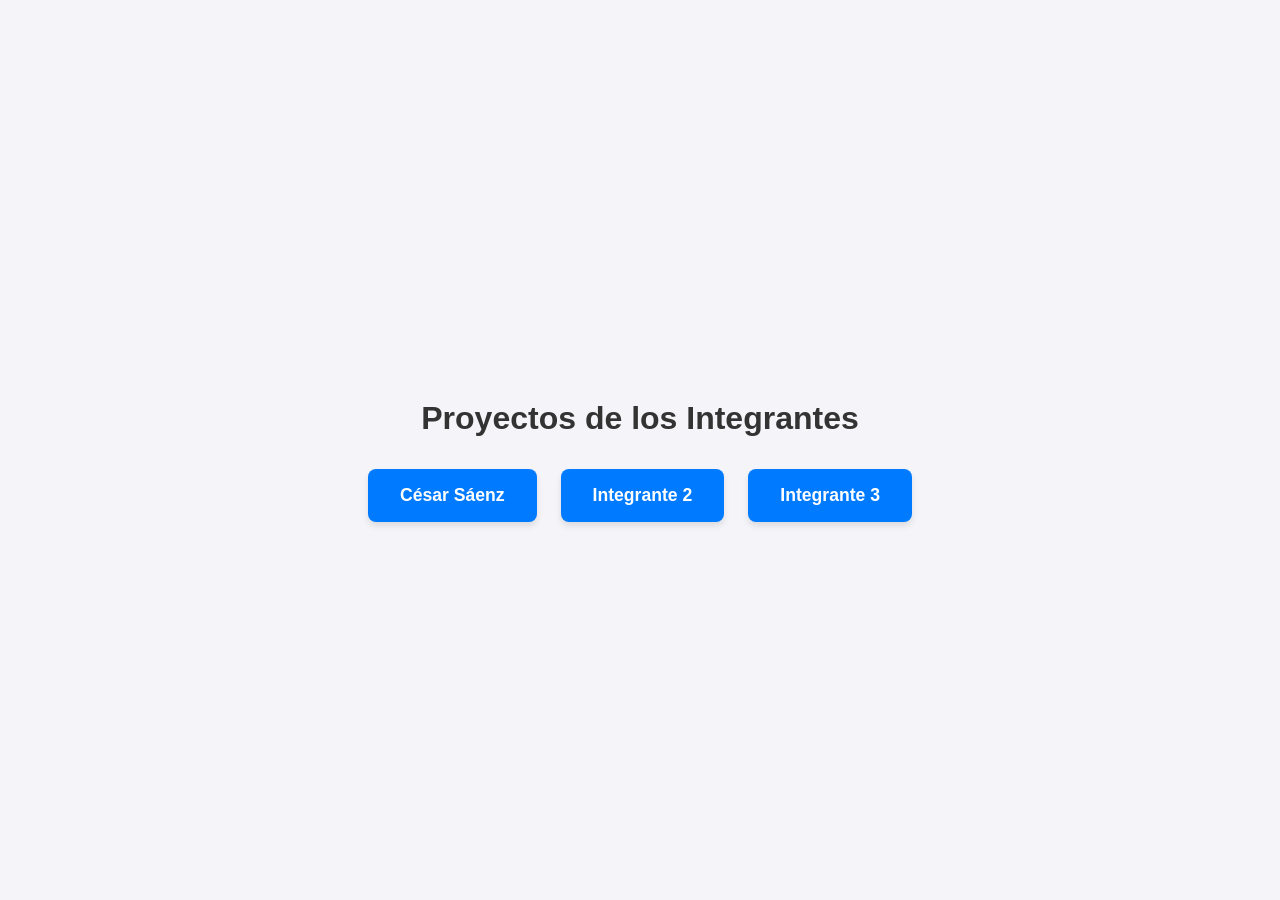
<file: index.html>
<!DOCTYPE html>
<html lang="es">
<head>
    <meta charset="UTF-8">
    <meta name="viewport" content="width=device-width, initial-scale=1.0">
    <title>Proyectos del Equipo</title>
    <style>
        body {
            font-family: Arial, sans-serif;
            display: flex;
            flex-direction: column;
            align-items: center;
            justify-content: center;
            min-height: 100vh;
            background-color: #f4f4f9;
            margin: 0;
        }
        h1 {
            color: #333;
            margin-bottom: 2rem;
        }
        .container {
            display: flex;
            flex-wrap: wrap;
            gap: 1.5rem;
            justify-content: center;
        }
        .btn {
            display: inline-block;
            padding: 1rem 2rem;
            font-size: 1.1rem;
            font-weight: bold;
            color: #ffffff;
            background-color: #007bff;
            border: none;
            border-radius: 8px;
            text-decoration: none;
            transition: background-color 0.3s ease, transform 0.1s ease;
            box-shadow: 0 4px 6px rgba(0, 0, 0, 0.1);
        }
        .btn:hover {
            background-color: #0056b3;
            transform: translateY(-2px);
        }
    </style>
</head>
<body>

    <h1>Proyectos de los Integrantes</h1>

    <div class="container">
        <!-- Reemplaza los href con la ruta real al archivo de cada integrante -->
        <a href="Presentacion_Cesar.html" class="btn">César Sáenz</a>
        <a href="integrante2.html" class="btn">Integrante 2</a>
        <a href="integrante3.html" class="btn">Integrante 3</a>
    </div>

</body>
</html>
</file>
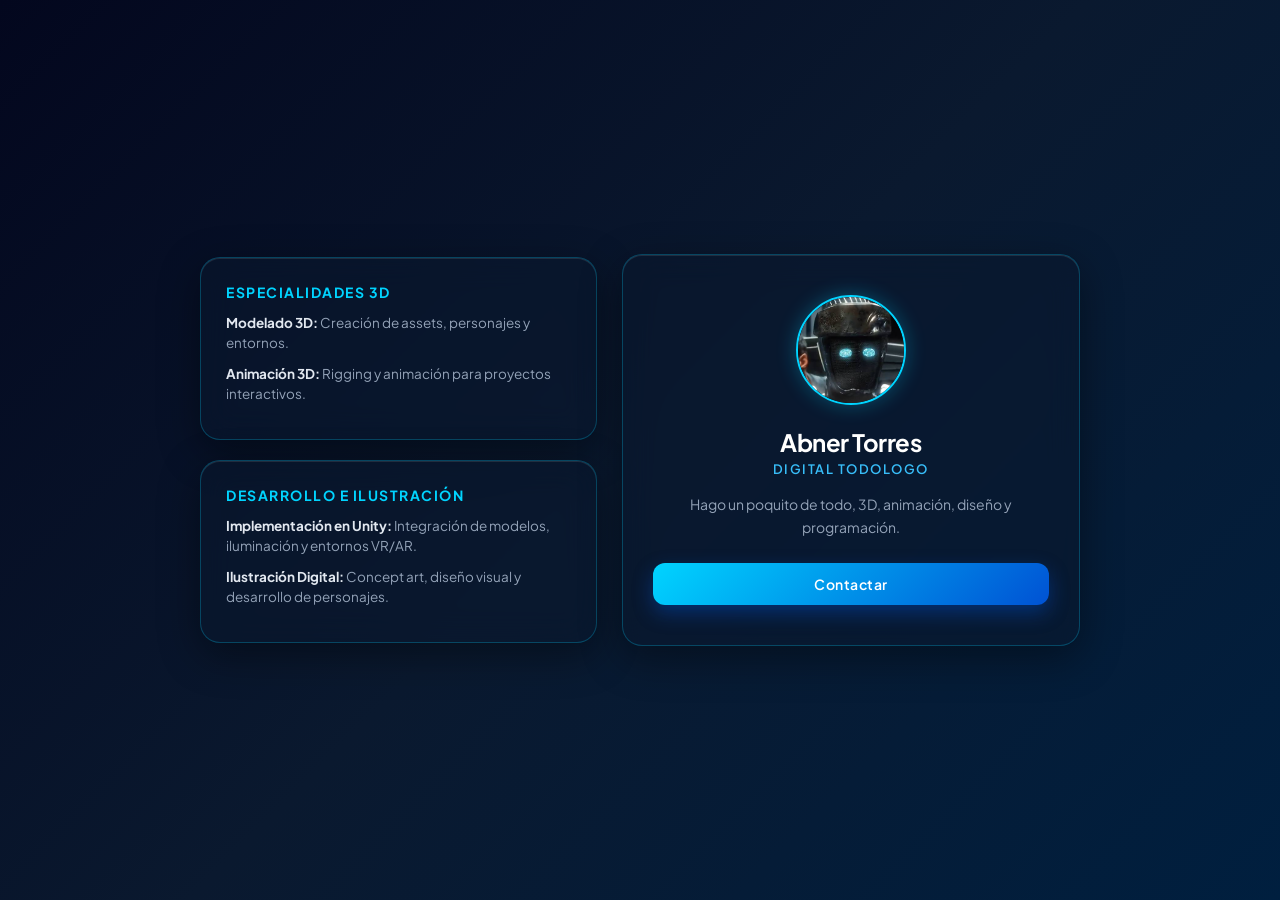
<file: abner/index.html>
<!DOCTYPE html>
<html lang="es">
<head>
  <meta charset="UTF-8">
  <meta name="viewport" content="width=device-width, initial-scale=1.0">
  <title>Tarjeta de Presentación y Especialidades</title>
  <link rel="stylesheet" href="styles.css">
</head>
<body>

  <div class="main-container">
    
    <!-- Columna Izquierda: 2 cajas de especialidades -->
    <div class="left-column">
      
      <!-- Caja 1 -->
      <div class="card info-card">
        <h3>Especialidades 3D</h3>
        <ul class="skills-list">
          <li><strong>Modelado 3D:</strong> Creación de assets, personajes y entornos.</li>
          <li><strong>Animación 3D:</strong> Rigging y animación para proyectos interactivos.</li>
        </ul>
      </div>

      <!-- Caja 2 -->
      <div class="card info-card">
        <h3>Desarrollo e Ilustración</h3>
        <ul class="skills-list">
          <li><strong>Implementación en Unity:</strong> Integración de modelos, iluminación y entornos VR/AR.</li>
          <li><strong>Ilustración Digital:</strong> Concept art, diseño visual y desarrollo de personajes.</li>
        </ul>
      </div>

    </div>

    <!-- Columna Derecha: Tu tarjeta original -->
    <div class="card profile-card">
      <img src="perfil.png" alt="Foto de perfil" class="avatar">
      <h1>Abner Torres</h1>
      <h2>Digital todologo</h2>
      <p>Hago un poquito de todo, 3D, animación, diseño y programación.</p>
      <a href="mailto:abnerjosiastorresvelez@gmail.com" class="contact-btn">Contactar</a>
    </div>

  </div>

</body>
</html>
</file>
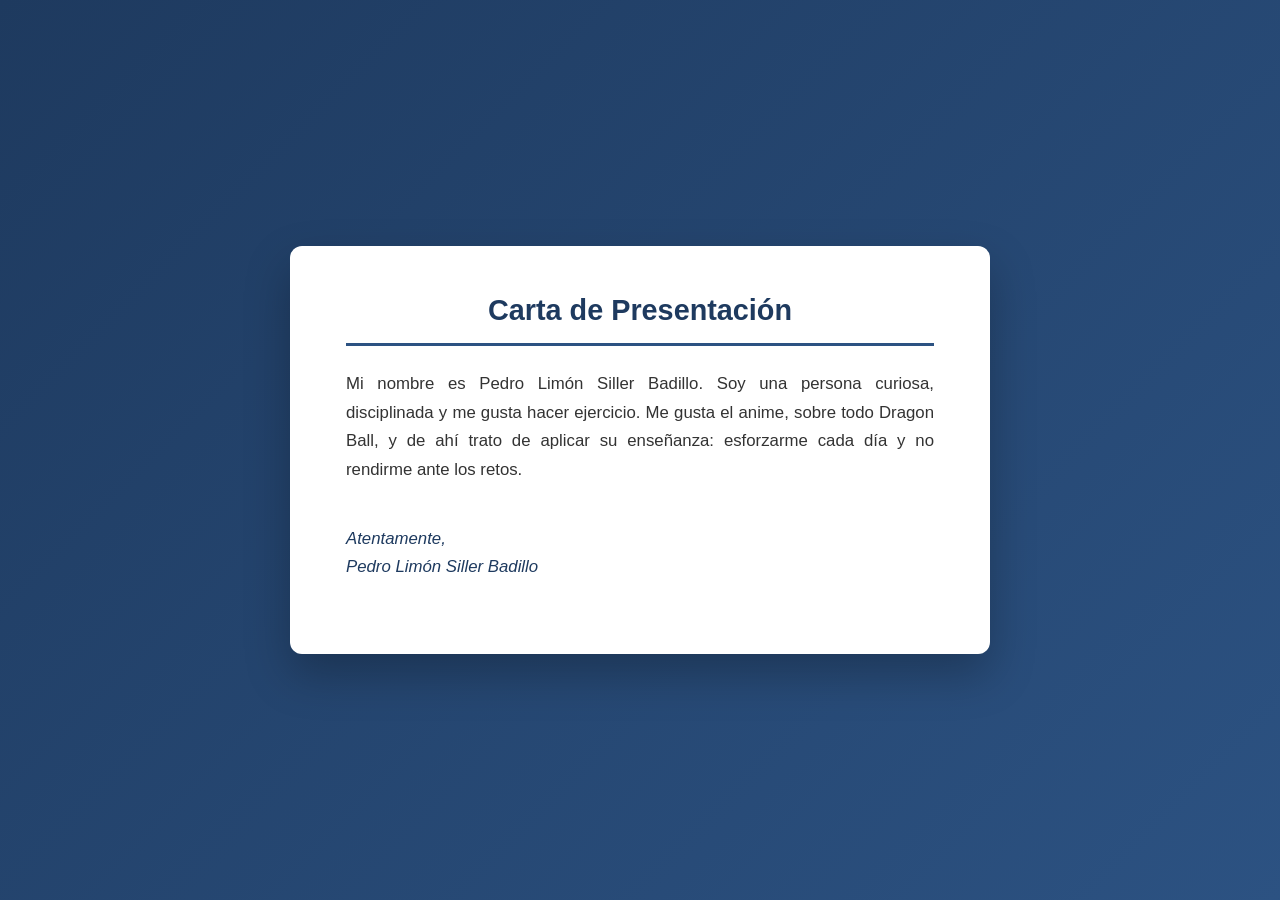
<file: inicio.html>
<!DOCTYPE html>
<html lang="es">
<head>
<meta charset="UTF-8">
<title>Carta de Presentación - Pedro Limón Siller Badillo</title>
<link rel="stylesheet" href="diseño.css">
</head>
<body>

<div class="carta">
  <h1>Carta de Presentación</h1>

  <p>
  Mi nombre es Pedro Limón Siller Badillo. Soy una persona curiosa, disciplinada
  y me gusta hacer ejercicio. Me gusta el anime, sobre todo Dragon Ball,
  y de ahí trato de aplicar su enseñanza: esforzarme cada día y no rendirme
  ante los retos.
  </p>

  <p>Atentamente,<br>
  Pedro Limón Siller Badillo</p>
</div>

</body>
</html>
</file>
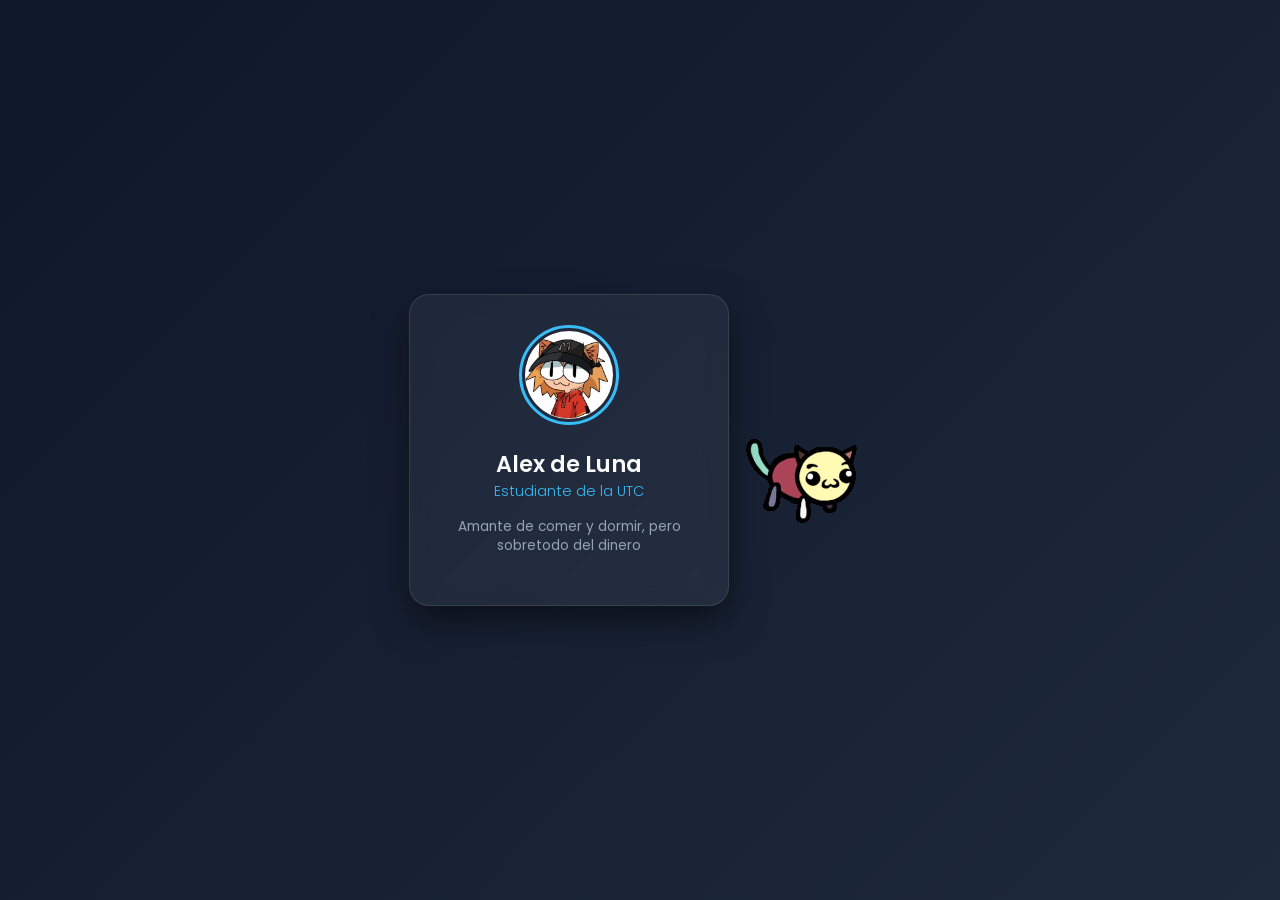
<file: Tarjeta de presentacion.html>
<!DOCTYPE html>
<html lang="es">
<head>
  <meta charset="UTF-8">
  <meta name="viewport" content="width=device-width, initial-scale=1.0">
  <title>Tarjeta de Presentación</title>
  <!-- Fuentes e iconos de Google Font y FontAwesome -->
  <link href="https://fonts.googleapis.com/css2?family=Poppins:wght@300;400;600&display=swap" rel="stylesheet">
  <link rel="stylesheet" href="https://cdnjs.cloudflare.com/ajax/libs/font-awesome/6.4.0/css/all.min.css">

  <style>
    * {
      box-sizing: border-box;
      margin: 0;
      padding: 0;
      font-family: 'Poppins', sans-serif;
    }

    body {
      min-height: 100vh;
      display: flex;
      justify-content: center;
      align-items: center;
      background: linear-gradient(135deg, #0f172a, #1e293b);
      color: #fff;
    }

    /* Contenedor de la tarjeta */
    .card {
      background: rgba(255, 255, 255, 0.05);
      backdrop-filter: blur(10px);
      border: 1px solid rgba(255, 255, 255, 0.1);
      width: 320px;
      padding: 30px;
      border-radius: 20px;
      text-align: center;
      box-shadow: 0 15px 35px rgba(0, 0, 0, 0.5);
      transition: transform 0.3s ease, box-shadow 0.3s ease;
    }

    /* Efecto al pasar el cursor */
    .card:hover {
      transform: translateY(-8px);
      box-shadow: 0 20px 40px rgba(0, 0, 0, 0.6);
    }

    /* Foto de perfil */
    .profile-img {
      width: 100px;
      height: 100px;
      border-radius: 50%;
      object-fit: cover;
      margin-bottom: 15px;
      border: 3px solid #38bdf8;
      padding: 3px;
    }

    /* Nombre y título */
    .name {
      font-size: 1.4rem;
      font-weight: 600;
      color: #f8fafc;
    }

    .title {
      font-size: 0.9rem;
      color: #38bdf8;
      font-weight: 300;
      margin-bottom: 15px;
    }

    /* Descripción corta */
    .bio {
      font-size: 0.85rem;
      color: #94a3b8;
      margin-bottom: 20px;
      line-height: 1.4;
    }

    /* Iconos y redes sociales */
    .social-links {
      display: flex;
      justify-content: center;
      gap: 15px;
      margin-bottom: 25px;
    }

    .social-links a {
      color: #f8fafc;
      font-size: 1.2rem;
      width: 40px;
      height: 40px;
      line-height: 40px;
      background: rgba(255, 255, 255, 0.1);
      border-radius: 50%;
      text-decoration: none;
      transition: background 0.3s, color 0.3s;
    }

    .social-links a:hover {
      background: #38bdf8;
      color: #0f172a;
    }

    /* Botón de contacto */
    .btn-contact {
      display: inline-block;
      width: 100%;
      padding: 10px 0;
      background: #38bdf8;
      color: #0f172a;
      text-decoration: none;
      font-weight: 600;
      font-size: 0.9rem;
      border-radius: 25px;
      transition: background 0.3s, transform 0.2s;
    }

    .btn-contact:hover {
      background: #0284c7;
      color: #fff;
    }
  </style>
</head>
<img>

  <div class="card">
    <!-- Cambia la URL por tu propia foto -->
    <img src="neco.jpg" alt="Foto de Perfil" class="profile-img">
    
    <h2 class="name">Alex de Luna</h2>
    <p class="title">Estudiante de la UTC</p>
    <p class="bio">Amante de comer y dormir, pero sobretodo del dinero</p>
  </div>
     <img src="Jester.gif" alt="gato chistoso">
</body>
</html>
</file>
<file: abner/styles.css>
@import url('https://fonts.googleapis.com/css2?family=Plus+Jakarta+Sans:wght@400;500;600;700&display=swap');

* {
  margin: 0;
  padding: 0;
  box-sizing: border-box;
  font-family: 'Plus Jakarta Sans', sans-serif;
}

body {
  display: flex;
  justify-content: center;
  align-items: center;
  min-height: 100vh;
  /* Fondo Azul Eléctrico a Azul Profundo */
  background: linear-gradient(135deg, #03071e 0%, #0a192f 50%, #001f3f 100%);
  padding: 20px;
}

/* Contenedor principal alineado */
.main-container {
  display: flex;
  flex-direction: row;
  gap: 25px;
  max-width: 880px;
  width: 100%;
  align-items: center;
}

/* Columna izquierda con 2 cajas apiladas */
.left-column {
  display: flex;
  flex-direction: column;
  gap: 20px;
  flex: 1;
}

/* Base de Tarjeta: Cristal Azul Translúcido con Borde Neon Cyan */
.card {
  background: rgba(10, 25, 47, 0.55);
  border-radius: 20px;
  /* Borde fino con degradado azul nítido */
  border: 1px solid rgba(0, 212, 255, 0.25);
  backdrop-filter: blur(16px);
  -webkit-backdrop-filter: blur(16px);
  box-shadow: 0 12px 40px rgba(0, 0, 0, 0.4),
              inset 0 1px 0 rgba(255, 255, 255, 0.1);
  transition: all 0.3s cubic-bezier(0.4, 0, 0.2, 1);
}

.card:hover {
  transform: translateY(-6px);
  border-color: rgba(0, 212, 255, 0.6);
  box-shadow: 0 15px 30px rgba(0, 212, 255, 0.15),
              inset 0 1px 0 rgba(255, 255, 255, 0.2);
}

/* Tarjetas Informativas (Izquierda) */
.info-card {
  padding: 25px;
  text-align: left;
}

.info-card h3 {
  font-size: 14px;
  color: #00d4ff;
  margin-bottom: 12px;
  text-transform: uppercase;
  letter-spacing: 1.5px;
  font-weight: 700;
}

.skills-list {
  list-style: none;
}

.skills-list li {
  font-size: 13.5px;
  color: #94a3b8;
  margin-bottom: 10px;
  line-height: 1.5;
}

.skills-list li strong {
  color: #e2e8f0;
}

/* Tarjeta Principal de Perfil (Derecha) */
.profile-card {
  flex: 1;
  padding: 40px 30px;
  text-align: center;
}

.avatar {
  width: 110px;
  height: 110px;
  border-radius: 50%;
  object-fit: cover;
  margin-bottom: 18px;
  border: 2px solid #00d4ff;
  box-shadow: 0 0 20px rgba(0, 212, 255, 0.3);
}

.profile-card h1 {
  font-size: 24px;
  font-weight: 700;
  color: #ffffff;
  margin-bottom: 4px;
  letter-spacing: -0.5px;
}

.profile-card h2 {
  font-size: 13px;
  font-weight: 600;
  color: #38bdf8;
  letter-spacing: 1.5px;
  margin-bottom: 16px;
  text-transform: uppercase;
}

.profile-card p {
  font-size: 14px;
  color: #94a3b8;
  line-height: 1.6;
  margin-bottom: 25px;
}

/* Botón con degradado Cyan-Azul Marino */
.contact-btn {
  display: block;
  width: 100%;
  padding: 12px 0;
  background: linear-gradient(135deg, #00d4ff 0%, #0052d4 100%);
  color: #ffffff;
  text-decoration: none;
  border-radius: 12px;
  font-size: 14px;
  font-weight: 600;
  letter-spacing: 0.5px;
  box-shadow: 0 8px 20px rgba(0, 82, 212, 0.4);
  transition: all 0.3s ease;
}

.contact-btn:hover {
  background: linear-gradient(135deg, #38bdf8 0%, #003db3 100%);
  box-shadow: 0 10px 25px rgba(0, 212, 255, 0.4);
  transform: scale(1.02);
}

/* Responsive para dispositivos móviles */
@media (max-width: 768px) {
  .main-container {
    flex-direction: column-reverse;
  }
}
</file>
<file: diseño.css>
* {
  box-sizing: border-box;
}

body {
  margin: 0;
  padding: 40px 20px;
  min-height: 100vh;
  background: linear-gradient(135deg, #1e3a5f, #2c5282);
  font-family: 'Segoe UI', Tahoma, Geneva, Verdana, sans-serif;
  display: flex;
  justify-content: center;
  align-items: center;
}

.carta {
  background: #ffffff;
  max-width: 700px;
  width: 100%;
  padding: 48px 56px;
  border-radius: 12px;
  box-shadow: 0 20px 45px rgba(0, 0, 0, 0.25);
}

h1 {
  margin: 0 0 8px;
  color: #1e3a5f;
  font-size: 1.8rem;
  text-align: center;
  border-bottom: 3px solid #2c5282;
  padding-bottom: 16px;
}

p {
  color: #333;
  line-height: 1.7;
  font-size: 1.05rem;
  margin: 24px 0;
  text-align: justify;
}

p:last-of-type {
  text-align: left;
  font-style: italic;
  color: #1e3a5f;
  margin-top: 40px;
}

@media (max-width: 480px) {
  .carta {
    padding: 32px 24px;
  }

  h1 {
    font-size: 1.4rem;
  }
}
</file>
